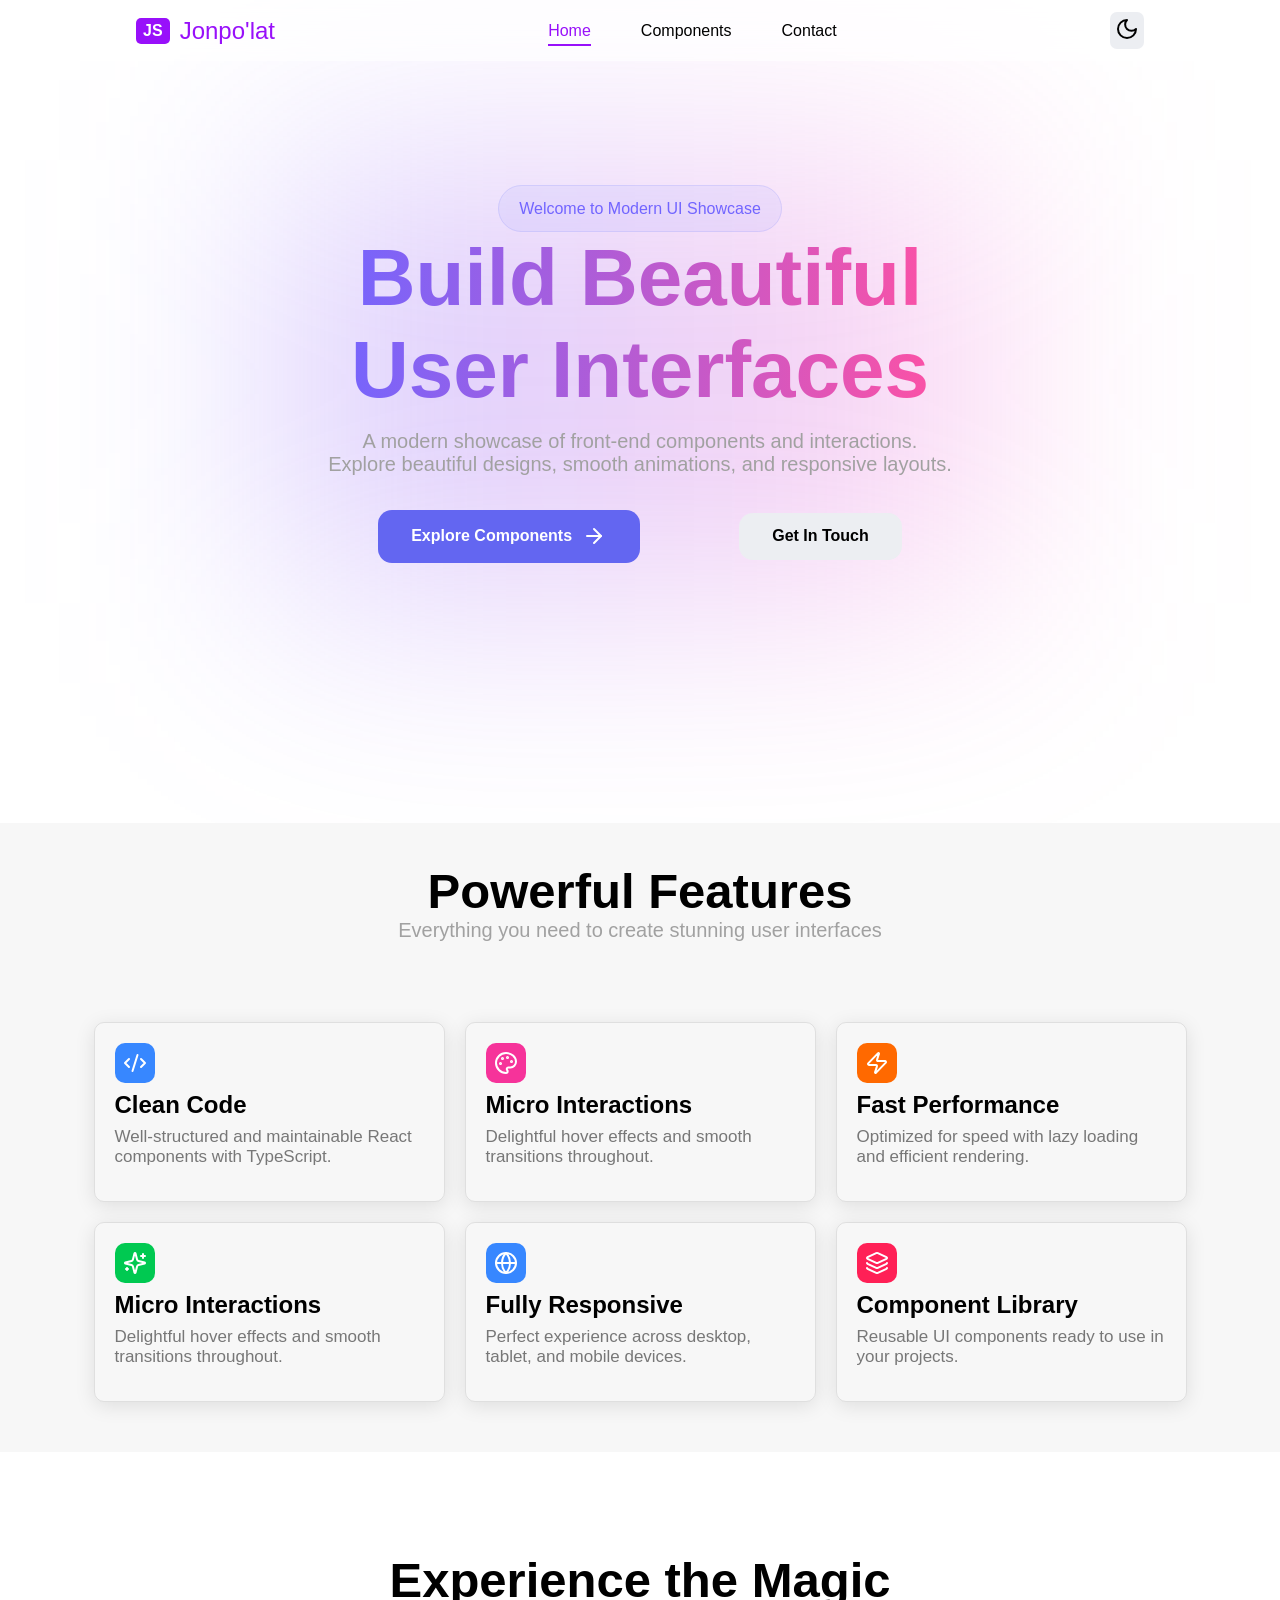
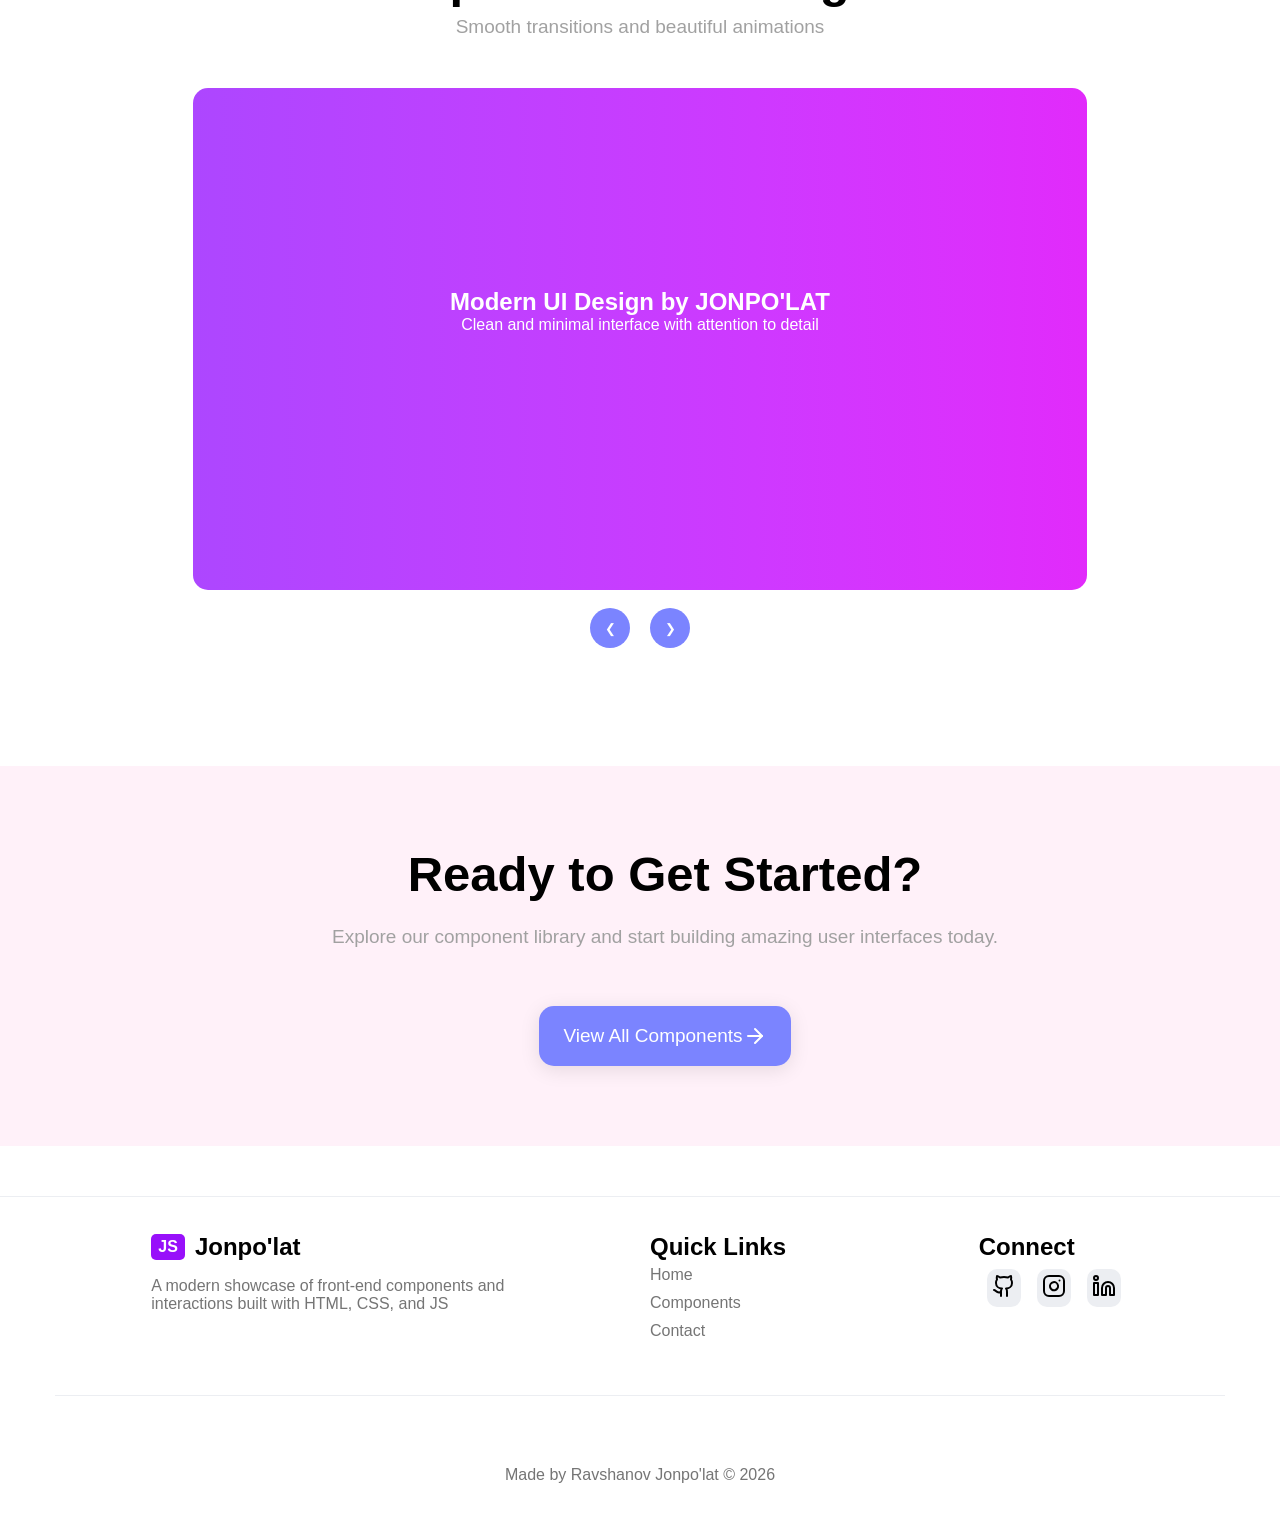
<file: index.html>
<!DOCTYPE html>
<html lang="en">

<head>
    <meta charset="UTF-8">
    <meta name="viewport" content="width=device-width, initial-scale=1.0">
    <!-- STYLE CSS -->
    <link rel="stylesheet" href="./assets/css/style.css">
    <!-- Font -->
    <link href="https://fonts.googleapis.com/css2?family=Poppins:wght@300;400;500;600;700&display=swap"
        rel="stylesheet">
    <title>WORK | PROJECT</title>
</head>

<body>
    <!-- LOADER -->
    <div class="loader-wrapper">
        <span class="loader"></span>
    </div>
    <!-- / LOADER -->

    <!-- HEADER -->
    <header>
        <nav class="nav">
            <div class="d-flex">
                <div class="d-flex">
                    <span>JS</span>
                    <h2>Jonpo'lat</h2>
                </div>
                <ul class="d-flex navigator">
                    <li><a href="index.html" class="nav_active">Home</a></li>
                    <li><a href="./htmls/components.html">Components</a></li>
                    <li><a href="./htmls/contact.html">Contact</a></li>
                </ul>
                <div class="d-flex">
                    <button type="button" class="darkMode-btn"></button>
                    <div class="burger">
                        <button type="button" class="burger-btn">
                            <svg xmlns="http://www.w3.org/2000/svg" width="24" height="24" viewBox="0 0 24 24"
                                fill="none" stroke="currentColor" stroke-width="2" stroke-linecap="round"
                                stroke-linejoin="round" class="lucide lucide-menu w-5 h-5">
                                <line x1="4" x2="20" y1="12" y2="12"></line>
                                <line x1="4" x2="20" y1="6" y2="6"></line>
                                <line x1="4" x2="20" y1="18" y2="18"></line>
                            </svg>
                        </button>
                    </div>
                </div>
            </div>
            <div class="nav-menu">
                <a href="index.html">
                    <p class="nav-menu_a">Home</p>
                </a>
                <a href="./htmls/components.html">
                    <p>Components</p>
                </a>
                <a href="./htmls/contact.html">
                    <p>Contact</p>
                </a>
            </div>
        </nav>
    </header>
    <!-- / HEADER -->

    <!-- MAIN -->
    <main>
        <!-- HOME SECTION -->
        <section id="home">
            <div class="container">
                <div class="home">
                    <div class="hero">
                        <span class="home_subtitle">Welcome to Modern UI Showcase</span>
                        <h1>
                            Build Beautiful <br>
                            User Interfaces
                        </h1>
                        <p>A modern showcase of front-end components and interactions. <br>Explore beautiful designs,
                            smooth
                            animations, and responsive layouts.
                        </p>
                        <div class="d-flex">
                            <a href="./htmls/components.html">
                                <button type="button" class="btn-pur">
                                    <span style="margin-right: 10px;">Explore Components</span>
                                    <svg xmlns="http://www.w3.org/2000/svg" width="24" height="24" viewBox="0 0 24 24"
                                        fill="none" stroke="currentColor" stroke-width="2" stroke-linecap="round"
                                        stroke-linejoin="round"
                                        class="lucide lucide-arrow-right ml-2 w-5 h-5 group-hover:translate-x-1 transition-transform">
                                        <path d="M5 12h14"></path>
                                        <path d="m12 5 7 7-7 7"></path>
                                    </svg>
                                </button>
                            </a>

                            <a href="./htmls/contact.html">
                                <button type="button" class="btn-pramiry">Get In Touch</button>
                            </a>


                        </div>
                    </div>

                </div>

            </div>
        </section>
        <!-- /HOME SECTION -->

        <!-- Features -->
        <section id="features">
            <div class="container">
                <div class="features">
                    <div class="features-content">
                        <h1 class="features-title">Powerful Features</h1>
                        <p class="features-subtitle">Everything you need to create stunning user interfaces</p>
                    </div>


                    <div class="card-wrpapper">
                        <div class="d-flex">
                            <div class="card hover1">
                                <div class="card1">
                                    <svg xmlns="http://www.w3.org/2000/svg" width="24" height="24" viewBox="0 0 24 24"
                                        fill="none" stroke="currentColor" stroke-width="2" stroke-linecap="round"
                                        stroke-linejoin="round" class="lucide lucide-code-xml w-6 h-6 text-white">
                                        <path d="m18 16 4-4-4-4"></path>
                                        <path d="m6 8-4 4 4 4"></path>
                                        <path d="m14.5 4-5 16"></path>
                                    </svg>
                                </div>
                                <h3>Clean Code</h3>
                                <p>Well-structured and maintainable React components with TypeScript.</p>
                            </div>
                            <div class="card hover2">
                                <div class="card2">
                                    <svg xmlns="http://www.w3.org/2000/svg" width="24" height="24" viewBox="0 0 24 24"
                                        fill="none" stroke="currentColor" stroke-width="2" stroke-linecap="round"
                                        stroke-linejoin="round" class="lucide lucide-palette w-6 h-6 text-white">
                                        <circle cx="13.5" cy="6.5" r=".5" fill="currentColor"></circle>
                                        <circle cx="17.5" cy="10.5" r=".5" fill="currentColor"></circle>
                                        <circle cx="8.5" cy="7.5" r=".5" fill="currentColor"></circle>
                                        <circle cx="6.5" cy="12.5" r=".5" fill="currentColor"></circle>
                                        <path
                                            d="M12 2C6.5 2 2 6.5 2 12s4.5 10 10 10c.926 0 1.648-.746 1.648-1.688 0-.437-.18-.835-.437-1.125-.29-.289-.438-.652-.438-1.125a1.64 1.64 0 0 1 1.668-1.668h1.996c3.051 0 5.555-2.503 5.555-5.554C21.965 6.012 17.461 2 12 2z">
                                        </path>
                                    </svg>
                                </div>
                                <h3>Micro Interactions</h3>
                                <p>Delightful hover effects and smooth transitions throughout.</p>
                            </div>
                            <div class="card hover3">
                                <div class="card3">
                                    <svg xmlns="http://www.w3.org/2000/svg" width="24" height="24" viewBox="0 0 24 24"
                                        fill="none" stroke="currentColor" stroke-width="2" stroke-linecap="round"
                                        stroke-linejoin="round" class="lucide lucide-zap w-6 h-6 text-white">
                                        <path
                                            d="M4 14a1 1 0 0 1-.78-1.63l9.9-10.2a.5.5 0 0 1 .86.46l-1.92 6.02A1 1 0 0 0 13 10h7a1 1 0 0 1 .78 1.63l-9.9 10.2a.5.5 0 0 1-.86-.46l1.92-6.02A1 1 0 0 0 11 14z">
                                        </path>
                                    </svg>
                                </div>
                                <h3>Fast Performance</h3>
                                <p>Optimized for speed with lazy loading and efficient rendering.</p>
                            </div>
                        </div>
                        <div class="d-flex">
                            <div class="card hover4">
                                <div class="card4">
                                    <svg xmlns="http://www.w3.org/2000/svg" width="24" height="24" viewBox="0 0 24 24"
                                        fill="none" stroke="currentColor" stroke-width="2" stroke-linecap="round"
                                        stroke-linejoin="round" class="lucide lucide-sparkles w-6 h-6 text-white">
                                        <path
                                            d="M9.937 15.5A2 2 0 0 0 8.5 14.063l-6.135-1.582a.5.5 0 0 1 0-.962L8.5 9.936A2 2 0 0 0 9.937 8.5l1.582-6.135a.5.5 0 0 1 .963 0L14.063 8.5A2 2 0 0 0 15.5 9.937l6.135 1.581a.5.5 0 0 1 0 .964L15.5 14.063a2 2 0 0 0-1.437 1.437l-1.582 6.135a.5.5 0 0 1-.963 0z">
                                        </path>
                                        <path d="M20 3v4"></path>
                                        <path d="M22 5h-4"></path>
                                        <path d="M4 17v2"></path>
                                        <path d="M5 18H3"></path>
                                    </svg>
                                </div>
                                <h3>Micro Interactions</h3>
                                <p>Delightful hover effects and smooth transitions throughout.</p>
                            </div>
                            <div class="card hover5">
                                <div class="card5">
                                    <svg xmlns="http://www.w3.org/2000/svg" width="24" height="24" viewBox="0 0 24 24"
                                        fill="none" stroke="currentColor" stroke-width="2" stroke-linecap="round"
                                        stroke-linejoin="round" class="lucide lucide-globe w-6 h-6 text-white">
                                        <circle cx="12" cy="12" r="10"></circle>
                                        <path d="M12 2a14.5 14.5 0 0 0 0 20 14.5 14.5 0 0 0 0-20"></path>
                                        <path d="M2 12h20"></path>
                                    </svg>
                                </div>
                                <h3>Fully Responsive</h3>
                                <p>Perfect experience across desktop, tablet, and mobile devices.</p>
                            </div>
                            <div class="card hover6">
                                <div class="card6">
                                    <svg xmlns="http://www.w3.org/2000/svg" width="24" height="24" viewBox="0 0 24 24"
                                        fill="none" stroke="currentColor" stroke-width="2" stroke-linecap="round"
                                        stroke-linejoin="round" class="lucide lucide-layers w-6 h-6 text-white">
                                        <path
                                            d="M12.83 2.18a2 2 0 0 0-1.66 0L2.6 6.08a1 1 0 0 0 0 1.83l8.58 3.91a2 2 0 0 0 1.66 0l8.58-3.9a1 1 0 0 0 0-1.83z">
                                        </path>
                                        <path
                                            d="M2 12a1 1 0 0 0 .58.91l8.6 3.91a2 2 0 0 0 1.65 0l8.58-3.9A1 1 0 0 0 22 12">
                                        </path>
                                        <path
                                            d="M2 17a1 1 0 0 0 .58.91l8.6 3.91a2 2 0 0 0 1.65 0l8.58-3.9A1 1 0 0 0 22 17">
                                        </path>
                                    </svg>
                                </div>
                                <h3>Component Library</h3>
                                <p>Reusable UI components ready to use in your projects.</p>
                            </div>
                        </div>
                    </div>
                </div>
            </div>
        </section>
        <!-- /Features -->

        <!-- Carusel -->
        <section id="coruel">
            <div class="container">
                <div class="carusel-content">
                    <h1>Experience the Magic</h1>
                    <p>Smooth transitions and beautiful animations</p>
                </div>

                <div class="carusel-center">
                    <div class="carousel">
                        <div class="carousel-track-container">
                            <div class="carousel-track">
                                <!-- Slide1 -->
                                <div class="slide slide1">
                                    <div class="slide-content">
                                        <h1>Modern UI Design by JONPO'LAT</h1>
                                        <p>Clean and minimal interface with attention to detail</p>
                                    </div>

                                </div>
                                <!-- Slide2 -->
                                <div class="slide slide2">
                                    <div class="slide-content">
                                        <h1>Smooth Animations</h1>
                                        <p>Delightful micro-interactions throughout the experience</p>
                                    </div>

                                </div>
                                <!-- Slide3 -->
                                <div class="slide slide3">
                                    <div class="slide-content">
                                        <h1>Dark Mode Support</h1>
                                        <p>Beautiful themes for every preference</p>
                                    </div>

                                </div>
                            </div>

                        </div>
                    </div>
                </div>
                <div class="carusel-btns">
                    <button class="prev" type="button">&#10094;</button>
                    <button class="next" type="button">&#10095;</button>
                </div>


            </div>
        </section>
        <!-- /Carusel -->

        <!-- Components -->
        <section id="components">
            <div class="components">
                <div class="container">
                    <h1>Ready to Get Started?</h1>
                    <p>Explore our component library and start building amazing user interfaces today.</p>
                    <button type="button">
                        <a href="./htmls/components.html">
                            View All Components
                            <svg xmlns="http://www.w3.org/2000/svg" width="24" height="24" viewBox="0 0 24 24"
                                fill="none" stroke="currentColor" stroke-width="2" stroke-linecap="round"
                                stroke-linejoin="round"
                                class="lucide lucide-arrow-right ml-2 w-5 h-5 group-hover:translate-x-1 transition-transform">
                                <path d="M5 12h14"></path>
                                <path d="m12 5 7 7-7 7"></path>
                            </svg>
                        </a>
                    </button>
                </div>
            </div>
        </section>
    </main>
    <!-- / MAIN -->

    <!-- footer -->
    <footer>
        <div class="foot">
            <div class="container broder">
                <div class="d-flex">
                    <div class="footer-titles">
                        <div>
                            <span>JS</span>
                            <h2>Jonpo'lat</h2>
                        </div>
                        <p>A modern showcase of front-end components and interactions built with HTML, CSS, and
                            JS
                        </p>
                    </div>

                    <div class="footer-links">
                        <h2>Quick Links</h2>
                        <ul>
                            <li><a href="index.html">Home</a></li>
                            <li><a href="./htmls/components.html">Components</a></li>
                            <li><a href="./htmls/contact.html">Contact</a></li>
                        </ul>
                    </div>

                    <div class="footer-connect">
                        <h2>Connect</h2>
                        <div class="d-flex">
                            <a href="https://github.com/Jonpolattt">
                                <svg xmlns="http://www.w3.org/2000/svg" width="24" height="24" viewBox="0 0 24 24"
                                    fill="none" stroke="currentColor" stroke-width="2" stroke-linecap="round"
                                    stroke-linejoin="round" class="lucide lucide-github w-5 h-5">
                                    <path
                                        d="M15 22v-4a4.8 4.8 0 0 0-1-3.5c3 0 6-2 6-5.5.08-1.25-.27-2.48-1-3.5.28-1.15.28-2.35 0-3.5 0 0-1 0-3 1.5-2.64-.5-5.36-.5-8 0C6 2 5 2 5 2c-.3 1.15-.3 2.35 0 3.5A5.403 5.403 0 0 0 4 9c0 3.5 3 5.5 6 5.5-.39.49-.68 1.05-.85 1.65-.17.6-.22 1.23-.15 1.85v4">
                                    </path>
                                    <path d="M9 18c-4.51 2-5-2-7-2"></path>
                                </svg>
                            </a>
                            <a href="https://www.instagram.com/ravshanovv.jonpolat/">
                                <svg xmlns="http://www.w3.org/2000/svg" width="24" height="24" viewBox="0 0 24 24"
                                    fill="none" stroke="currentColor" stroke-width="2" stroke-linecap="round"
                                    stroke-linejoin="round" class="lucide lucide-instagram w-5 h-5">
                                    <rect x="2" y="2" width="20" height="20" rx="5" ry="5"></rect>
                                    <path d="M16 11.37a4 4 0 1 1-7.94 1.63 4 4 0 0 1 7.94-1.63z"></path>
                                    <line x1="17.5" y1="6.5" x2="17.5" y2="6.5"></line>
                                </svg>
                            </a>
                            <a href="">
                                <svg xmlns="http://www.w3.org/2000/svg" width="24" height="24" viewBox="0 0 24 24"
                                    fill="none" stroke="currentColor" stroke-width="2" stroke-linecap="round"
                                    stroke-linejoin="round" class="lucide lucide-linkedin w-5 h-5">
                                    <path
                                        d="M16 8a6 6 0 0 1 6 6v7h-4v-7a2 2 0 0 0-2-2 2 2 0 0 0-2 2v7h-4v-7a6 6 0 0 1 6-6z">
                                    </path>
                                    <rect width="4" height="12" x="2" y="9"></rect>
                                    <circle cx="4" cy="4" r="2"></circle>
                                </svg>
                            </a>
                        </div>
                    </div>
                </div>
            </div>
        </div>

        <div class="foo-bottom">
            <div>
                <p> Made by Ravshanov Jonpo'lat © 2026</p>

            </div>
        </div>

    </footer>
    <!-- / footer -->

    <!-- UP BUTTON -->
    <div class="up-wrapper">
        <button type="button" class="up-button">
            <svg xmlns="http://www.w3.org/2000/svg" width="24" height="24" viewBox="0 0 24 24" fill="none"
                stroke="currentColor" stroke-width="2" stroke-linecap="round" stroke-linejoin="round"
                class="lucide lucide-arrow-up w-6 h-6">
                <path d="m5 12 7-7 7 7"></path>
                <path d="M12 19V5"></path>
            </svg>
        </button>

    </div>
    <!-- /UP BUTTON -->

    <!-- script js -->
    <script src="./assets/js/app.js"></script>
    <script src="./assets/js/home.js"></script>
</body>

</html>
</file>
<file: assets/css/style.css>
* {
  margin: 0;
  padding: 0;
  box-sizing: border-box;
  list-style: none;
  text-decoration: none;
}

:root {
  --background: #0a0a0f;
  --foreground: oklch(98.5% 0 0);
  --card-foreground: oklch(98.5% 0 0);
  --popover: oklch(14.5% 0 0);
  --popover-foreground: oklch(98.5% 0 0);
  --primary: #818cf8;
  --primary-foreground: oklch(20.5% 0 0);
  --secondary: oklch(26.9% 0 0);
  --secondary-foreground: oklch(98.5% 0 0);
  --muted: oklch(26.9% 0 0);
  --muted-foreground: oklch(70.8% 0 0);
  --accent: oklch(26.9% 0 0);
  --accent-foreground: oklch(98.5% 0 0);
  --destructive: oklch(39.6% 0.141 25.723);
  --destructive-foreground: oklch(63.7% 0.237 25.331);
  --border: oklch(26.9% 0 0);
  --input: oklch(26.9% 0 0);
  --ring: oklch(43.9% 0 0);
  --font-weight-medium: 500;
  --font-weight-normal: 400;
  --chart-1: oklch(48.8% 0.243 264.376);
  --chart-2: oklch(69.6% 0.17 162.48);
  --chart-3: oklch(76.9% 0.188 70.08);
  --chart-4: oklch(62.7% 0.265 303.9);
  --chart-5: oklch(64.5% 0.246 16.439);
  --sidebar: oklch(20.5% 0 0);
  --sidebar-foreground: oklch(98.5% 0 0);
  --sidebar-primary: oklch(48.8% 0.243 264.376);
  --sidebar-primary-foreground: oklch(98.5% 0 0);
  --sidebar-accent: oklch(26.9% 0 0);
  --sidebar-accent-foreground: oklch(98.5% 0 0);
  --sidebar-border: oklch(26.9% 0 0);
  --sidebar-ring: oklch(43.9% 0 0);
  --color-red-500: oklch(63.7% 0.237 25.331);
  --color-orange-500: oklch(70.5% 0.213 47.604);
  --color-yellow-500: oklch(79.5% 0.184 86.047);
  --color-green-500: oklch(72.3% 0.219 149.579);
  --color-emerald-500: oklch(69.6% 0.17 162.48);
  --color-cyan-500: oklch(71.5% 0.143 215.221);
  --color-blue-500: oklch(63.833% 0.19498 258.769);
  --color-indigo-500: oklch(58.5% 0.233 277.117);
  --color-violet-500: oklch(60.6% 0.25 292.717);
  --color-purple-500: oklch(62.7% 0.265 303.9);
  --color-purple-600: oklch(55.8% 0.288 302.321);
  --color-fuchsia-500: oklch(66.7% 0.295 322.15);
  --color-pink-500: oklch(65.6% 0.241 354.308);
  --color-pink-501: oklch(75.12% 0.17646 348.894);
  --color-rose-500: oklch(64.5% 0.246 16.439);
  --color-gray-100: oklch(96.7% 0.003 264.542);
  --bg: #07070a;
  --left: #7b84ff;
  --right: #ff5fd0;

  --bg-color: white;
  --text-color: black;
  --bg-nav: rgba(255, 255, 255, 0.6);
  --border-color: rgba(183, 183, 183, 0.637);
  --box-shadow: 0 4px 20px rgba(0, 0, 0, 0.167);
  --btn-color: white;
  --btn-bg-color: oklch(95% 0.0058 264.53);
  --features-bg-color: rgba(231, 231, 231, 0.345);
  --card-box-shadow: 0 4px 20px rgba(0, 0, 0, 0.103);
  --card: white;
  --input-background: #f3f3f5;
  --placeholder-color: rgb(91, 91, 91);
}
.dark {
  --bg-color: black;
  --text-color: white;
  --bg-nav: rgba(0, 0, 0, 0.6);
  --border-color: rgba(74, 74, 74, 0.514);
  --box-shadow: 0 4px 20px rgba(40, 40, 40, 0.504);
  --btn-bg-color: var(--secondary);
  --features-bg-color: color-mix(in oklab, var(--secondary) 30%, transparent);
  --secondary: oklch(26.9% 0 0);
  --card: #131318;
  --input-background: #212121;
  --placeholder-color: rgb(197, 197, 197);
}
.darkMode-btn {
  background-color: var(--btn-bg-color) !important;
}
body {
  /* background-color: var(--background); */
  font-family:
    Inter,
    -apple-system,
    BlinkMacSystemFont,
    Segoe UI,
    sans-serif;
  background-color: var(--bg-color);
}

.d-flex {
  display: flex;
  align-items: center;
  justify-content: space-around;
}

.container {
  margin: 0 auto;
  width: 1170px;
}
/* loader */
/* .loader-wrapper {
  width: 100%;
  height: 100vh;
  display: flex;
  justify-content: center;
  align-items: center;
  position: fixed;
  background-color: var(--bg-color);
  left: 0;
  right: 0;
  top: 0;
  bottom: 0;
  z-index: 999999;
  transition: opacity 0.5s;
}
.loader {
  width: 48px;
  height: 48px;
  display: inline-block;
  border-radius: 10px;
  box-sizing: border-box;
  animation: rotation 1s linear infinite;
  background: linear-gradient(
    90deg,
    var(--color-purple-500),
    var(--color-fuchsia-500)
  );
}
.loading {
  overflow: hidden;
} */
@keyframes rotation {
  0% {
    transform: rotate(0deg);
  }
  50% {
    transform: rotate(180deg);
  }
  100% {
    transform: rotate(360deg);
  }
}

/* Up dtn */
.up-wrapper {
  position: fixed;
  right: 30px;
  bottom: 30px;
  display: none;
  pointer-events: none;
  transition: 0.3s;
}
.up-button {
  float: right;
  border: none;
  outline: none;
  background-color: #7b84ff;
  padding: 10px 12px;
  border-radius: 50%;
  margin-top: 100px;
  margin-right: 100px;
  color: white;
  transition: all 0.1s ease-in-out;
}
.up-button:hover {
  transform: scale(110%);
}
.up-wrapper.show {
  display: block;
  pointer-events: auto;
}

/* HEADER */
header {
  height: 100px;
}
nav {
  position: fixed;
  left: 0;
  right: 0;
  top: 0;
  background-color: var(--bg-color);
  padding: 12px;
  background: var(--bg-nav);
  -webkit-backdrop-filter: blur(15px);
  backdrop-filter: blur(15px);
  transition: all 0.5s;
  z-index: 99999;
  /* height: 70px; */
}
.fix {
  box-shadow: var(--box-shadow);
  /* border-bottom: 1px solid var(--border-color); */
}
nav h2 {
  font-weight: 500;
  color: var(--color-purple-600);
  cursor: pointer;
}
nav span {
  color: white;
  background-color: var(--color-purple-600);
  padding: 4px 7px;
  font-weight: bold;
  border-radius: 5px;
  margin-right: 10px;
  cursor: pointer;
  transition: all 0.3s ease-in-out;
}
.nav div span:hover {
  transform: rotate(180deg);
}

.nav_active {
  color: var(--color-purple-600) !important;
  border-bottom: 2px solid var(--color-purple-600) !important;
  padding-bottom: 5px;
}

nav h1,
ul li {
  cursor: pointer;
}
.nav ul li {
  padding: 0px 25px;
}
.navigator li a {
  color: var(--text-color);
  transition: all 0.2s;
}
.navigator li a:hover {
  color: var(--color-purple-600);
}
.nav button {
  border: none;
  outline: none;
  padding: 5px;
  border-radius: 7px;
  transition: all 0.2s;
  background-color: var(--bg-color);
  color: var(--text-color);
}
.nav button:hover {
  transform: scale(103%);
}

/* BURGER */
.burger {
  display: none;
  flex-direction: column;
  gap: 5px;
  cursor: pointer;
}

.burger p {
  width: 25px;
  transition: 0.3s;
}
.nav-menu {
  padding: 18px;
  /* transition: all 0.2s; */
  height: 0;
  display: none;
}
.nav-menu__active {
  display: block;
  height: 100%;
}
.burger-btn {
  background-color: var(--btn-bg-color) !important;
  margin-left: 14px;
}

.nav-menu p {
  padding: 10px;
  /* background-color: var(--primary); */
  margin: 5px;
  color: var(--text-color);
  background-color: var(--btn-bg-color);
  border-radius: 10px;
  transition: all 0.5s;
}
.nav-menu p a {
  color: var(--text-color) !important;
}
.nav-menu_a {
  background-color: var(--primary) !important;
}

/* HEADER */

/* HOME */
.home {
  display: flex;
  align-items: center;
  justify-content: center;
  margin-top: 100px;
  text-align: center;
}
.home_subtitle {
  background-color: color-mix(in oklab, var(--primary) 10%, transparent);
  padding: 14px 20px;
  border-radius: 25px;
  border: 1px solid;
  border-color: color-mix(in oklab, var(--primary) 20%, transparent);
  color: #7265ff;
}
.hero {
  position: relative;
}

.hero::before {
  content: "";
  position: absolute;
  inset: -40px;

  background: linear-gradient(
    90deg,
    rgba(120, 90, 255, 0.301),
    rgba(255, 90, 200, 0.258)
  );

  filter: blur(120px);
  z-index: -1;
}
.home h1 {
  margin: 14px 0px;
  font-weight: 800;
  font-size: 80px; /* подберите размер по вкусу */
  background: linear-gradient(90deg, #7265ff, #ff51a3);
  -webkit-background-clip: text; /* для Safari и Chrome */
  -webkit-text-fill-color: transparent; /* для Safari и Chrome */
  background-clip: text; /* для остальных браузеров */
  color: transparent;
}
.home p {
  font-size: 1.25rem;
  color: var(--muted-foreground);
  margin-bottom: 18px;
}
.home button {
  display: inline-flex;
  align-items: center;
  padding: 0.9rem 2.1rem;
  border-radius: 14px;
  font-weight: 700;
  font-size: 1rem;
  cursor: pointer;
  border: 0;
  text-decoration: none;
  transition:
    transform 0.18s ease,
    box-shadow 0.18s ease;
  margin-top: 16px;
}
.home button:hover {
  transform: scale(108%);
}

.btn-pur {
  background-color: #6366f1;
  color: var(--btn-color);
}
.btn-pramiry {
  background-color: var(--btn-bg-color);
  color: var(--text-color);
}
/* /HOME */

/* FEATURES */
#features {
  margin-top: 260px;
  padding: 40px;
  background-color: var(--features-bg-color);
}
.features-content {
  text-align: center;
  padding-bottom: 70px;
}
.features-content h1 {
  color: var(--text-color);
  font-size: 49px;
}
.features-content p {
  color: var(--muted-foreground);
  font-size: 20px;
}
.card-wrpapper .d-flex {
  display: flex;
  justify-content: center;
  flex-wrap: wrap;
}

.card {
  border: 1px solid rgba(143, 143, 143, 0.23);
  padding: 20px;
  border-radius: 10px;
  box-shadow: var(--card-box-shadow);
  margin: 10px;
  width: 30%;
  min-width: 280px;
  height: 180px;
  cursor: default;
  transition: all 0.3s;
}
.card div {
  display: flex;
  align-items: center;
  justify-content: center;
  color: white;
  border-radius: 10px;
  width: 40px;
  height: 40px;
}
.card1 {
  background-color: var(--color-blue-500);
}
.card2 {
  background-color: var(--color-pink-500);
}
.card3 {
  background-color: var(--color-orange-500);
}
.card4 {
  background-color: var(--color-green-500);
}
.card5 {
  background-color: var(--color-blue-500);
}
.card6 {
  background-color: var(--color-rose-500);
}
.hover1:hover {
  border-color: color-mix(in oklab, var(--primary) 50%, transparent);
  background-color: color-mix(in oklab, #818df844 50%, transparent);
  margin-top: -5px;
}
.hover2:hover {
  border-color: color-mix(in oklab, var(--primary) 50%, transparent);
  background-color: color-mix(
    in oklab,
    oklch(68.45% 0.3046 331.936 / 0.149) 50%,
    transparent
  );
  margin-top: -5px;
}
.hover3:hover {
  border-color: color-mix(in oklab, var(--primary) 50%, transparent);
  background-color: color-mix(
    in oklab,
    oklch(70.09% 0.20117 44.755 / 0.267) 50%,
    transparent
  );
  margin-top: -5px;
}
.hover4:hover {
  border-color: color-mix(in oklab, var(--primary) 50%, transparent);
  background-color: color-mix(
    in oklab,
    oklch(72.887% 0.21192 147.841 / 0.27) 50%,
    transparent
  );
  margin-top: -5px;
}
.hover5:hover {
  border-color: color-mix(in oklab, var(--primary) 50%, transparent);
  background-color: color-mix(in oklab, #818df844 50%, transparent);
  margin-top: -5px;
}
.hover6:hover {
  border-color: color-mix(in oklab, var(--primary) 50%, transparent);
  background-color: color-mix(
    in oklab,
    oklch(64.382% 0.24527 15.909 / 0.259) 50%,
    transparent
  );
  margin-top: -5px;
}
.card h3 {
  font-size: 24px;
  padding: 8px 0px;
  color: var(--text-color);
}
.card p {
  color: oklch(56.926% 0.00006 271.152);
  font-size: 17px;
}
/* /FEATURES */

/* CORUSEL */
#coruel {
  margin-top: 100px;
  margin-bottom: 100px;
}
.carusel-content {
  text-align: center;
  margin-bottom: 50px;
}
.carusel-content h1 {
  color: var(--text-color);
  font-size: 49px;
}
.carusel-content p {
  color: var(--muted-foreground);
  font-size: 19px;
  padding-top: 8px;
}
.carusel-center {
  display: flex;
  align-items: center;
  justify-content: center;
}

/*  */
.carousel {
  position: relative;
  margin: auto;
  width: 894.4px;
  overflow: hidden;
}

.carousel-track-container {
  overflow: hidden;
}
.carousel-track {
  display: flex;
  transition: transform 0.7s ease;
}

/* slide styles */
.slide {
  text-align: center;
  color: white;
  min-width: 100%;
  height: 502.4px;
  border-radius: 15px;
}
.slide-content {
  padding-top: 200px;
  width: 100%;
  display: block;
}
.slide1 {
  background: linear-gradient(
    90deg,
    var(--color-purple-500),
    var(--color-fuchsia-500)
  );
}
.slide2 {
  background: linear-gradient(
    90deg,
    var(--color-blue-500),
    var(--color-indigo-500)
  );
}
.slide3 {
  background: linear-gradient(
    90deg,
    var(--color-red-500),
    var(--color-pink-500)
  );
}
.carusel-btns {
  display: flex;
  align-items: center;
  justify-content: center;
}
.carusel-btns button {
  margin: 18px 10px;
  background-color: #7b84ff;
  color: white;
  border: none;
  outline: none;
  width: 40px;
  height: 40px;
  border-radius: 50%;
}
/* /CORUSEL */

/* COMPONENTS */
.components {
  padding: 80px;
  text-align: center;
  background-color: color-mix(in oklab, var(--color-pink-501) 10%, transparent);
}
.components h1 {
  font-size: 49px;
  color: var(--text-color);
}
.components p {
  color: var(--muted-foreground);
  font-size: 19px;
  padding: 24px 0px;
}
.components button {
  box-shadow: var(--card-box-shadow);
  border: none;
  outline: none;
  padding: 18px 24px;
  font-size: 19px;
  border-radius: 15px;
  background-color: #7b84ff;
  transition: all 0.3s;
  margin-top: 34px;
}
.components button a {
  color: white;
  display: flex;
  align-items: center;
}
.components button:hover {
  transform: scale(105%);
}
/* /COMPONENTS */

/* FOOTER */
footer {
  margin-top: 50px;
  background-color: var(--card);
  border-top: 1px solid var(--btn-bg-color);
}
.foot {
  padding: 36px;
}
.footer-titles {
  width: 33%;
}
.footer-titles div {
  display: flex;
  align-items: center;
}
.footer-titles span {
  color: white;
  background-color: var(--color-purple-600);
  padding: 4px 7px;
  font-weight: bold;
  border-radius: 5px;
  margin-right: 10px;
  cursor: pointer;
  transition: all 0.3s ease-in-out;
}
.footer-titles h2 {
  color: var(--text-color);
}
.footer-titles p {
  padding-top: 16px;
  color: oklch(56.241% 0.00006 271.152);
}

.footer-links {
  margin-left: -80px;
}
.footer-links h2 {
  color: var(--text-color);
}
.footer-links ul {
  line-height: 28px;
}
.footer-links ul li a {
  color: oklch(56.241% 0.00006 271.152);
  transition: all 0.3s;
}
.footer-links ul li a:hover {
  color: var(--primary);
}

.footer-connect h2 {
  color: var(--text-color);
}
.footer-connect a {
  background-color: var(--btn-bg-color);
  color: var(--text-color);
  border-radius: 10px;
  margin: 8px;
  padding: 5px;
  display: inline-block !important;
}
.foo-bottom {
  text-align: center;
  padding: 34px;
  color: oklch(56.241% 0.00006 271.152);
}
.broder {
  border-bottom: 1px solid var(--btn-bg-color);
  padding-bottom: 50px;
}
.broder .d-flex {
  display: flex;
  justify-content: space-around;
  align-items: start;
}

.show {
  display: block;
}
.hide {
  display: none;
}

/* ===================== */
/* Large tablets */
/* ===================== */

@media (max-width: 1200px) {
  .container {
    width: 95%;
  }
  .carousel {
    width: 90%;
  }
}

/* ===================== */
/* Tablets */
/* ===================== */

@media (max-width: 992px) {
  .d-flex {
    justify-content: space-between;
  }

  .nav ul li {
    padding: 0 15px;
  }

  .home h1 {
    font-size: 3rem;
  }

  .home p {
    font-size: 1.1rem;
  }

  .hero .d-flex {
    display: block;
  }

  .here button {
    width: 100%;
  }

  .up-button {
    margin: 0;
  }

  /* FEATURES */
  .card {
    width: 45%;
  }

  /* CARUSEL */
  .carousel {
    width: 100%;
  }

  .slide {
    height: 400px;
    border-radius: 10px;
  }

  .slide-content {
    padding-top: 150px;
  }

  .carusel-content h1 {
    font-size: 36px;
  }

  .carusel-content p {
    font-size: 16px;
  }

  .carusel-btns button {
    width: 35px;
    height: 35px;
    margin: 14px 8px;
  }

  /* COMPONENTS */
  .components {
    padding: 60px 40px;
  }

  .components h1 {
    font-size: 36px;
  }

  .components p {
    font-size: 17px;
  }

  .components button {
    font-size: 17px;
    padding: 16px 22px;
  }
}

/* ===================== */
/* Mobile */
/* ===================== */

@media (max-width: 768px) {
  .burger {
    display: flex;
  }

  /* nav {
    padding: 12px;
  } */

  .nav ul {
    display: none; /* меню скрываем */
  }

  .home {
    margin-top: 80px;
    padding: 0 20px;
  }

  .home h1 {
    font-size: 2.3rem;
  }

  .home p {
    font-size: 1rem;
  }

  .home button {
    padding: 1rem 1.8rem;
    font-size: 0.9rem;
    width: 100%;
  }

  /* FEATURES */
  #features {
    padding: 50px 20px;
  }

  .card {
    width: 100%;
    height: auto;
  }

  .features-content h1 {
    font-size: 32px;
  }

  .features-content p {
    font-size: 16px;
  }

  /* CARUSEL */
  .carousel {
    width: 100%;
  }

  .slide {
    height: 300px;
    border-radius: 8px;
  }

  .slide-content {
    padding-top: 100px;
  }

  .carusel-content h1 {
    font-size: 28px;
  }

  .carusel-content p {
    font-size: 14px;
  }

  .carusel-btns button {
    width: 30px;
    height: 30px;
    margin: 10px 5px;
    font-size: 18px;
  }

  /* COMPONENTS */
  .components {
    padding: 60px 30px;
  }

  .components h1 {
    font-size: 34px;
  }

  .components p {
    font-size: 17px;
    padding: 20px 0;
  }

  .components button {
    font-size: 17px;
    padding: 16px 22px;
  }

  .components button a {
    justify-content: center;
  }

  .components svg {
    width: 20px;
    height: 20px;
  }

  /* FOOTER */
  .foot .d-flex {
    flex-direction: column;
    gap: 28px;
    align-items: flex-start;
  }

  .footer-titles {
    width: 100%;
    text-align: start;
  }

  .footer-titles div {
    justify-content: flex-start;
  }

  .footer-links {
    margin-left: 0;
    text-align: start;
  }

  .footer-connect {
    text-align: start;
    width: 100%;
  }

  .footer-connect .d-flex {
    display: flex !important;
    flex-direction: row !important;
    gap: 0px;
    justify-content: start;
  }

  .footer-connect a {
    padding: 8px;
  }

  .foo-bottom {
    text-align: center;
    font-size: 14px;
  }
}

/* ===================== */
/* Small phones */
/* ===================== */

@media (max-width: 480px) {
  .home h1 {
    font-size: 1.8rem;
  }

  .home_subtitle {
    padding: 10px 15px;
    font-size: 0.9rem;
  }

  .home p {
    font-size: 0.9rem;
  }

  .up-wrapper {
    right: 15px;
    bottom: 15px;
  }

  /* FEATURES */
  .card {
    padding: 15px;
  }

  .card h3 {
    font-size: 20px;
  }

  .card p {
    font-size: 15px;
  }

  /* CARUSEL */
  .slide {
    height: 250px;
  }

  .slide-content {
    padding-top: 80px;
  }

  .carusel-content h1 {
    font-size: 22px;
  }

  .carusel-content p {
    font-size: 12px;
  }

  .carusel-btns button {
    width: 25px;
    height: 25px;
    font-size: 16px;
    margin: 8px 4px;
  }
}
</file>
